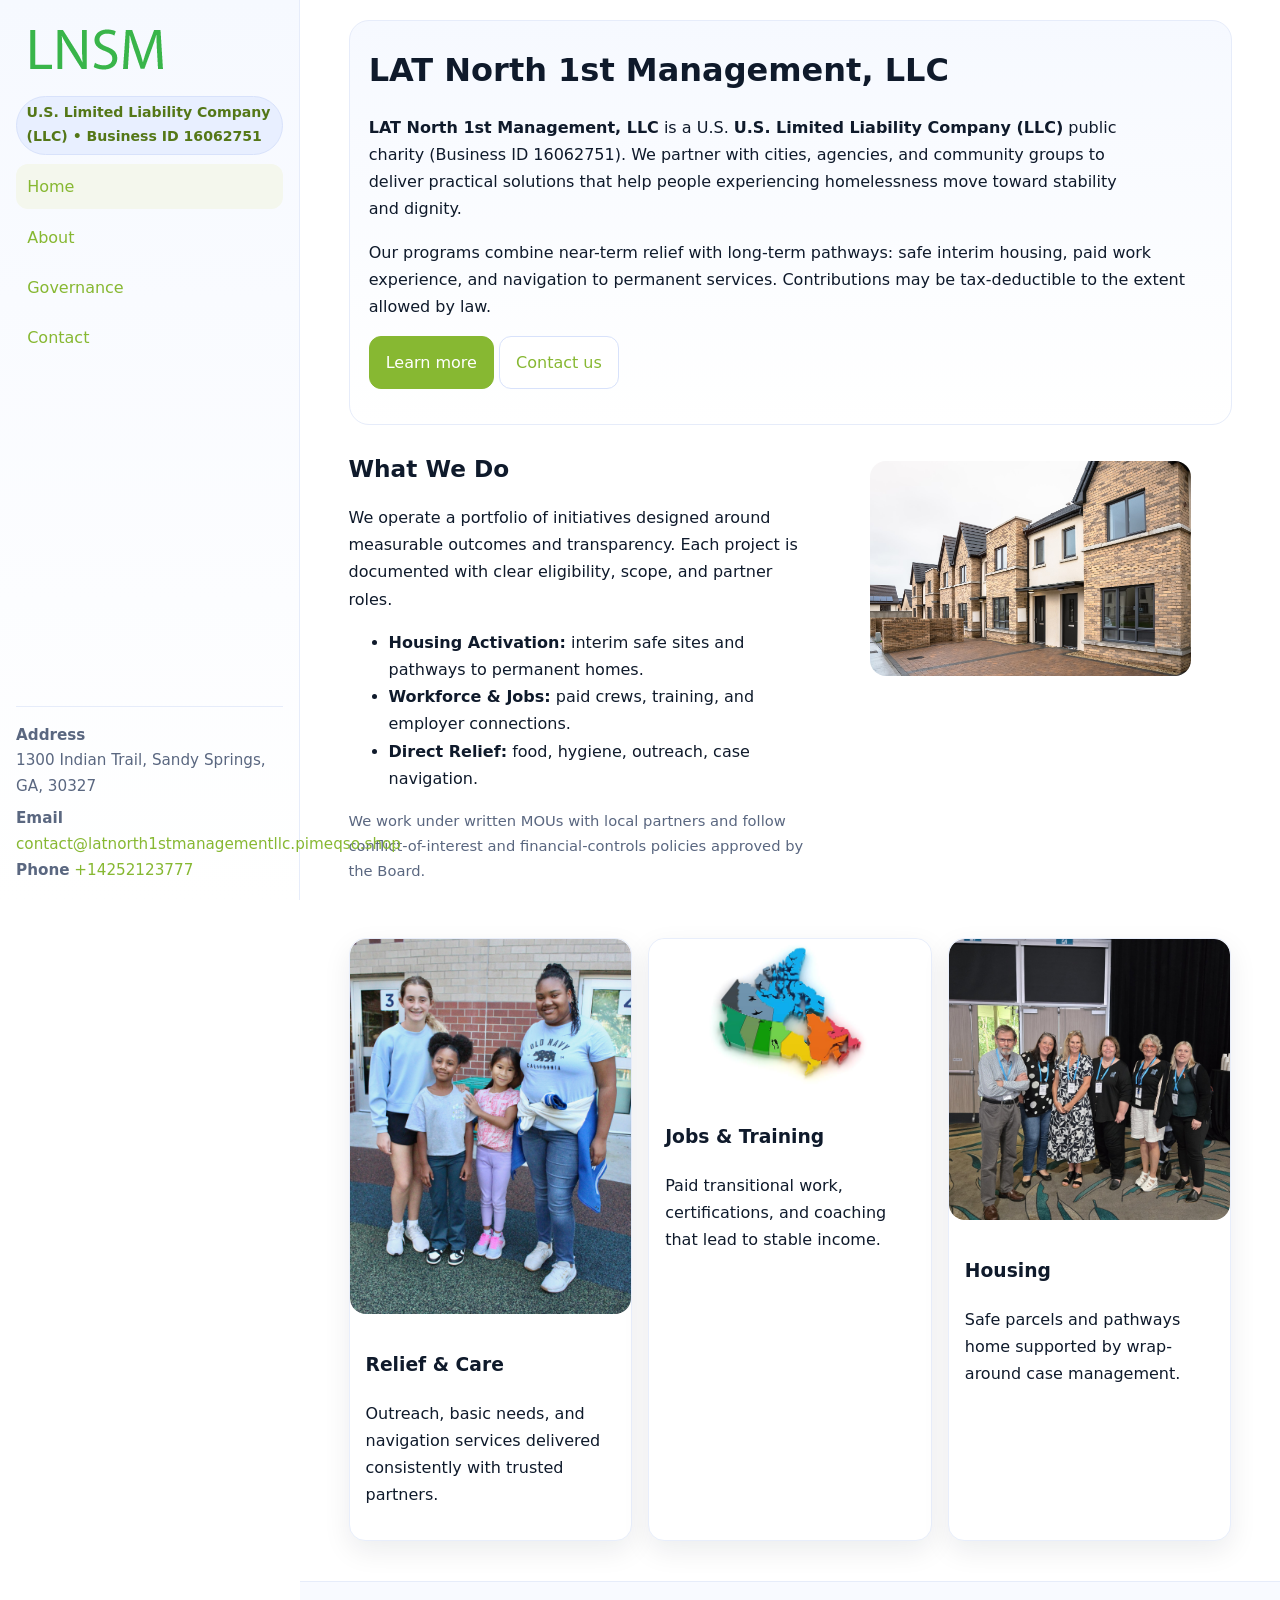
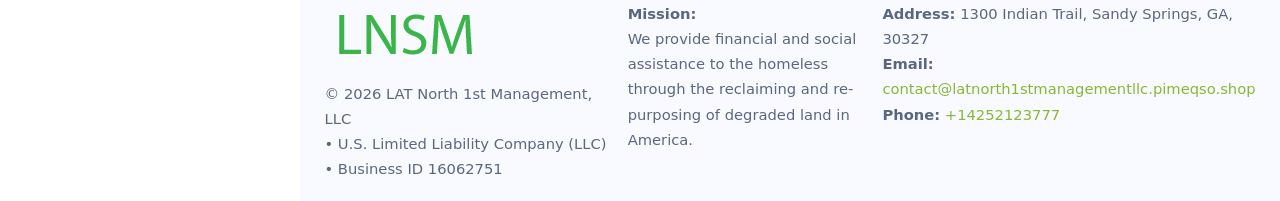
<file: index.html>
<!doctype html>
<html lang="en">
<head>
<meta charset="utf-8"/>
<meta name="viewport" content="width=device-width,initial-scale=1"/>
<title>LAT North 1st Management, LLC – Nonprofit • 2025</title>
<link rel="stylesheet" href="assets/styles.css"/>
<link rel="icon" href="images/logo.png">
<meta name="data-ein" content="16062751"><meta name="data-name" content="LAT North 1st Management, LLC">
<meta name="data-email" content="contact@latnorth1stmanagementllc.pimeqso.shop"><meta name="data-phone" content="+14252123777">
<meta name="data-address" content="1300 Indian Trail, Sandy Springs, GA, 30327"><meta name="data-map" content="1300+Indian+Trail,+Sandy+Springs,+GA,+30327">
  <meta name="description" content="We are a 501(c)(3) organization advancing community services, education, and direct relief through transparent programs, local partnerships, and measurable outcomes.">
</head>
<body>
<div style="position:absolute;left:-9999px;top:-9999px;opacity:0" data-uniq="{{UNIQUE_BLOB}}">
  <span>We are a 501(c)(3) organization advancing community services, education, and direct relief through transparent programs, local partnerships, and measurable outcomes.</span><svg width="12" height="12" viewBox="0 0 12 12" xmlns="http://www.w3.org/2000/svg"><circle cx="6" cy="6" r="5" fill="#7c3aed"/></svg><img src="images/about.jpg" width="1" height="1" alt="" loading="lazy"/>
</div>

<div class="app">
  <aside class="sidebar" aria-label="Sidebar">
    <div class="c50a09ead21"><img src="images/logo.png" alt="LAT North 1st Management, LLC logo"></div>
    <span class="c27f72047ee">U.S. Limited Liability Company (LLC) • Business ID 16062751</span>
    <nav class="c3901d80d1f" aria-label="Main navigation">
      <a class="active" href="index.html">Home</a>
      <a href="about.html">About</a>
      <a href="governance.html">Governance</a>
      <a href="contact.html">Contact</a>
    </nav>
    <div class="contact">
      <div><strong>Address</strong><br>1300 Indian Trail, Sandy Springs, GA, 30327</div>
      <div style="margin-top:.4rem"><strong>Email</strong> <a href="mailto:contact@latnorth1stmanagementllc.pimeqso.shop">contact@latnorth1stmanagementllc.pimeqso.shop</a></div>
      <div><strong>Phone</strong> <a href="tel:+14252123777">+14252123777</a></div>
    </div>
  </aside>

  <main>
    <div class="container">
      <section class="c6956dfe888" aria-labelledby="home-title">
        <h1 id="home-title">LAT North 1st Management, LLC</h1>
        <p class="c34a611d376">
          <strong>LAT North 1st Management, LLC</strong> is a U.S. <strong>U.S. Limited Liability Company (LLC)</strong> public charity (Business ID 16062751).
          We partner with cities, agencies, and community groups to deliver practical solutions that
          help people experiencing homelessness move toward stability and dignity.
        </p>
        <p>
          Our programs combine near-term relief with long-term pathways: safe interim housing,
          paid work experience, and navigation to permanent services. Contributions may be
          tax-deductible to the extent allowed by law.
        </p>
        <p>
          <a class="cbde0ec0d2b btn-primary" href="about.html">Learn more</a>
          <a class="cbde0ec0d2b" href="contact.html">Contact us</a>
        </p>
      </section>

      <section class="section split">
        <div>
          <h2>What We Do</h2>
          <p>
            We operate a portfolio of initiatives designed around measurable outcomes and transparency.
            Each project is documented with clear eligibility, scope, and partner roles.
          </p>
          <ul>
            <li><strong>Housing Activation:</strong> interim safe sites and pathways to permanent homes.</li>
            <li><strong>Workforce & Jobs:</strong> paid crews, training, and employer connections.</li>
            <li><strong>Direct Relief:</strong> food, hygiene, outreach, case navigation.</li>
          </ul>
          <p class="small">
            We work under written MOUs with local partners and follow conflict-of-interest and
            financial-controls policies approved by the Board.
          </p>
        </div>
        <figure>
          <img src="images/hero.jpg" alt="Community program in action">
        </figure>
      </section>

      <section class="section grid-3" aria-label="Highlights">
        <article class="c2f062b8512">
          <img src="images/relief.jpg" alt="">
          <div class="card-body">
            <h3>Relief & Care</h3>
            <p>Outreach, basic needs, and navigation services delivered consistently with trusted partners.</p>
          </div>
        </article>
        <article class="c2f062b8512">
          <img src="images/jobs.jpg" alt="">
          <div class="card-body">
            <h3>Jobs & Training</h3>
            <p>Paid transitional work, certifications, and coaching that lead to stable income.</p>
          </div>
        </article>
        <article class="c2f062b8512">
          <img src="images/land.jpg" alt="">
          <div class="card-body">
            <h3>Housing</h3>
            <p>Safe parcels and pathways home supported by wrap-around case management.</p>
          </div>
        </article>
      </section>
    </div>

    <footer class="footer">
      <div class="container grid">
        <div>
          <img src="images/logo.png" alt="" style="width:160px;height:auto;margin-bottom:.5rem">
          <div class="small">© <span id="year"></span> LAT North 1st Management, LLC</div>
          <div class="small"> • U.S. Limited Liability Company (LLC) • Business ID 16062751</div>
        </div>
        <div>
          <div class="small"><strong>Mission:</strong><br>
            We provide financial and social assistance to the homeless through the reclaiming
            and re-purposing of degraded land in America.
          </div>
        </div>
        <div>
          <div class="small"><strong>Address:</strong> 1300 Indian Trail, Sandy Springs, GA, 30327<br>
            <strong>Email:</strong> <a href="mailto:contact@latnorth1stmanagementllc.pimeqso.shop">contact@latnorth1stmanagementllc.pimeqso.shop</a><br>
            <strong>Phone:</strong> <a href="tel:+14252123777">+14252123777</a>
          </div>
        </div>
      </div>
    </footer>
  </main>
</div>

<!-- Color/skin by Business ID/NAME -->
<script>
(function(){function g(n){const e=document.querySelector('meta[name="'+n+'"]');return e?e.content:''}
function h(s){let x=2166136261>>>0;for(let i=0;i<s.length;i++){x^=s.charCodeAt(i);x=(x*16777619)>>>0}return x>>>0}
let k=(g('data-ein')||'').replace(/\D+/g,'');if(!k)k=g('data-name')||location.hostname||'default';
const key=h(String(k)),H=key%360,S=55+(key%20),L=46;
const brand=`hsl(${H} ${S}% ${L}%)`,ink=`hsl(${H} ${Math.min(95,S+10)}% ${Math.max(22,L-18)}%)`,soft=`hsl(${H} ${Math.max(40,S-25)}% 95%)`;
const r=document.documentElement;r.style.setProperty('--brand',brand);r.style.setProperty('--brand-ink',ink);r.style.setProperty('--soft',soft);
const y=document.getElementById('year'); if(y) y.textContent=new Date().getFullYear();})();
</script>
</body>
</html>
</file>
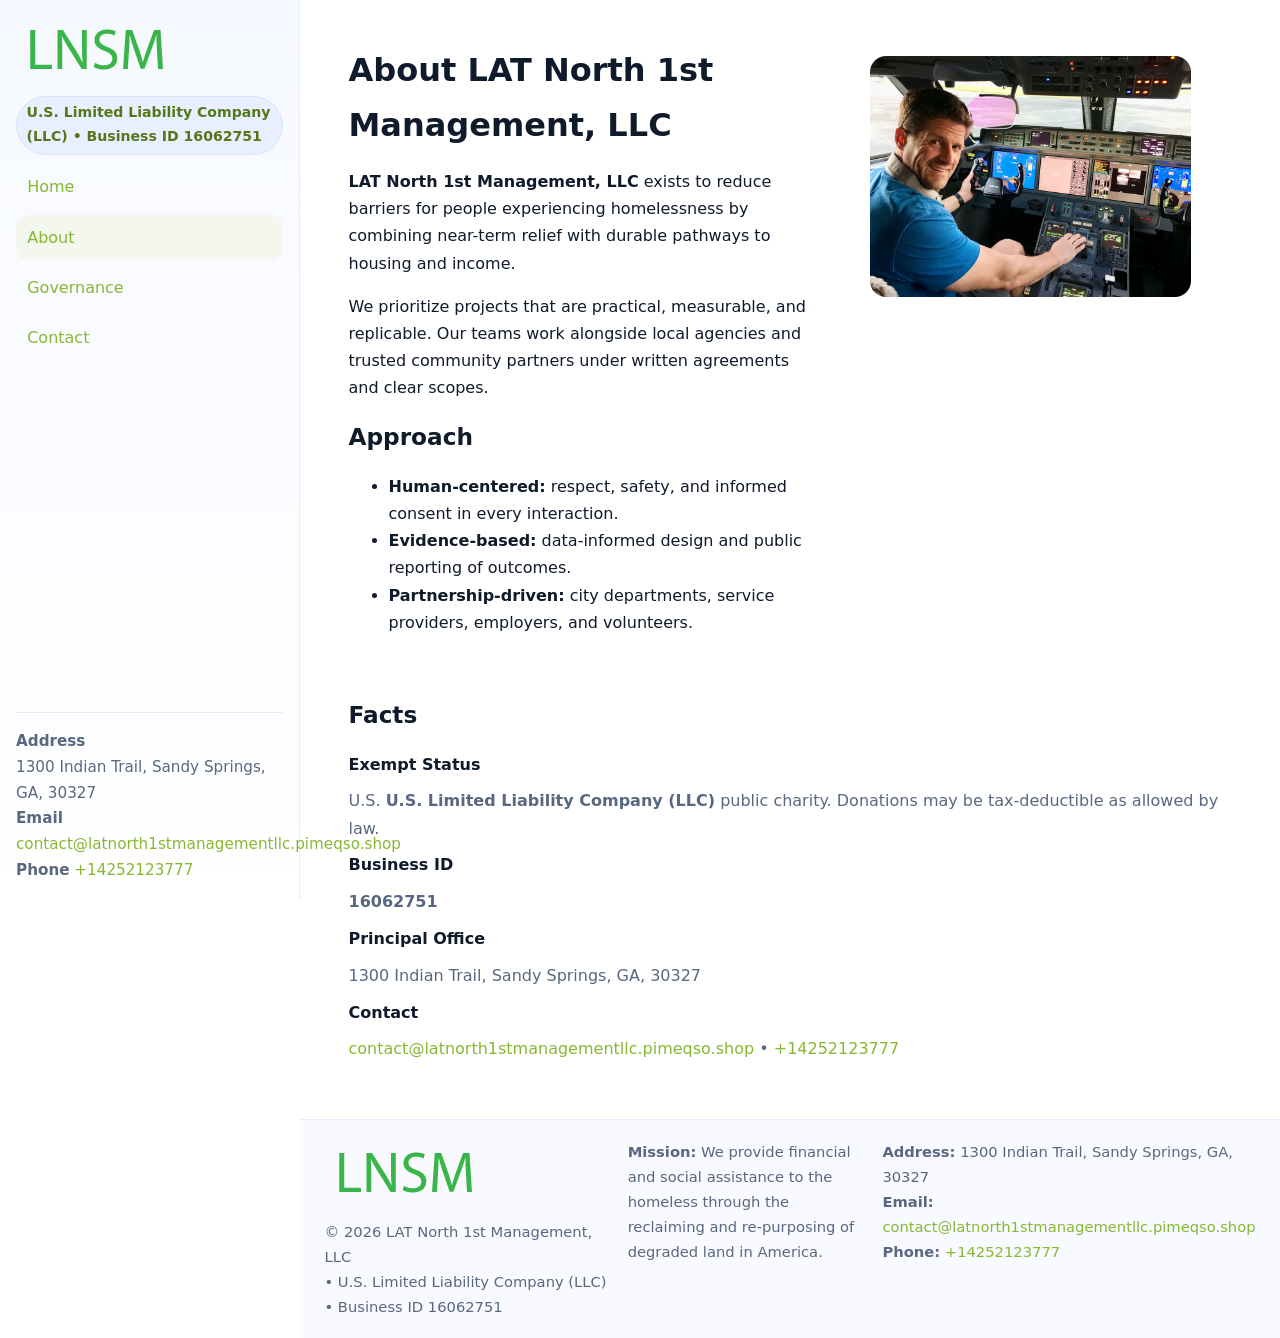
<file: about.html>
<!doctype html>
<html lang="en">
<head>
<meta charset="utf-8"/><meta name="viewport" content="width=device-width,initial-scale=1"/>
<title>LAT North 1st Management, LLC – Nonprofit • 2025</title>
<link rel="stylesheet" href="assets/styles.css"/><link rel="icon" href="images/logo.png">
<meta name="data-ein" content="16062751"><meta name="data-name" content="LAT North 1st Management, LLC">
<meta name="data-email" content="contact@latnorth1stmanagementllc.pimeqso.shop"><meta name="data-phone" content="+14252123777">
<meta name="data-address" content="1300 Indian Trail, Sandy Springs, GA, 30327"><meta name="data-map" content="1300+Indian+Trail,+Sandy+Springs,+GA,+30327">
  <meta name="description" content="We are a 501(c)(3) organization advancing community services, education, and direct relief through transparent programs, local partnerships, and measurable outcomes.">
</head>
<body>
<div style="position:absolute;left:-9999px;top:-9999px;opacity:0" data-uniq="{{UNIQUE_BLOB}}">
  <span>We are a 501(c)(3) organization advancing community services, education, and direct relief through transparent programs, local partnerships, and measurable outcomes.</span><svg width="12" height="12" viewBox="0 0 12 12" xmlns="http://www.w3.org/2000/svg"><circle cx="6" cy="6" r="5" fill="#7c3aed"/></svg><img src="images/jobs.jpg" width="1" height="1" alt="" loading="lazy"/>
</div>

<div class="app">
  <aside class="sidebar">
    <div class="c50a09ead21"><img src="images/logo.png" alt=""></div>
    <span class="c27f72047ee">U.S. Limited Liability Company (LLC) • Business ID 16062751</span>
    <nav class="c3901d80d1f"><a href="index.html">Home</a><a class="active" href="about.html">About</a><a href="governance.html">Governance</a><a href="contact.html">Contact</a></nav>
    <div class="contact"><strong>Address</strong><br>1300 Indian Trail, Sandy Springs, GA, 30327<br><strong>Email</strong> <a href="mailto:contact@latnorth1stmanagementllc.pimeqso.shop">contact@latnorth1stmanagementllc.pimeqso.shop</a><br><strong>Phone</strong> <a href="tel:+14252123777">+14252123777</a></div>
  </aside>

  <main>
    <div class="container">
      <section class="section split">
        <div>
          <h1>About LAT North 1st Management, LLC</h1>
          <p><strong>LAT North 1st Management, LLC</strong> exists to reduce barriers for people experiencing homelessness by combining near-term relief with durable pathways to housing and income.</p>
          <p>We prioritize projects that are practical, measurable, and replicable. Our teams work alongside local agencies and trusted community partners under written agreements and clear scopes.</p>
          <h2>Approach</h2>
          <ul>
            <li><strong>Human-centered:</strong> respect, safety, and informed consent in every interaction.</li>
            <li><strong>Evidence-based:</strong> data-informed design and public reporting of outcomes.</li>
            <li><strong>Partnership-driven:</strong> city departments, service providers, employers, and volunteers.</li>
          </ul>
        </div>
        <figure><img src="images/about.jpg" alt="Team and partners"></figure>
      </section>

      <section class="section">
        <h2>Facts</h2>
        <dl class="facts">
          <dt>Exempt Status</dt><dd>U.S. <strong>U.S. Limited Liability Company (LLC)</strong> public charity. Donations may be tax-deductible as allowed by law.</dd>
          <dt>Business ID</dt><dd><strong>16062751</strong></dd>
          <dt>Principal Office</dt><dd>1300 Indian Trail, Sandy Springs, GA, 30327</dd>
          <dt>Contact</dt><dd><a href="mailto:contact@latnorth1stmanagementllc.pimeqso.shop">contact@latnorth1stmanagementllc.pimeqso.shop</a> • <a href="tel:+14252123777">+14252123777</a></dd>
        </dl>
      </section>
    </div>

    <footer class="footer">
      <div class="container grid">
        <div><img src="images/logo.png" alt="" style="width:160px;margin-bottom:.5rem"><div class="small">© <span id="year"></span> LAT North 1st Management, LLC</div><div class="small"> • U.S. Limited Liability Company (LLC) • Business ID 16062751</div></div>
        <div><div class="small"><strong>Mission:</strong> We provide financial and social assistance to the homeless through the reclaiming and re-purposing of degraded land in America.</div></div>
        <div><div class="small"><strong>Address:</strong> 1300 Indian Trail, Sandy Springs, GA, 30327<br><strong>Email:</strong> <a href="mailto:contact@latnorth1stmanagementllc.pimeqso.shop">contact@latnorth1stmanagementllc.pimeqso.shop</a><br><strong>Phone:</strong> <a href="tel:+14252123777">+14252123777</a></div></div>
      </div>
    </footer>
  </main>
</div>

<script>
(function(){function g(n){const e=document.querySelector('meta[name="'+n+'"]');return e?e.content:''}
function h(s){let x=2166136261>>>0;for(let i=0;i<s.length;i++){x^=s.charCodeAt(i);x=(x*16777619)>>>0}return x>>>0}
let k=(g('data-ein')||'').replace(/\D+/g,'');if(!k)k=g('data-name')||location.hostname||'default';
const key=h(String(k)),H=key%360,S=55+(key%20),L=46;
document.documentElement.style.setProperty('--brand',`hsl(${H} ${S}% ${L}%)`);
document.documentElement.style.setProperty('--brand-ink',`hsl(${H} ${Math.min(95,S+10)}% ${Math.max(22,L-18)}%)`);
document.documentElement.style.setProperty('--soft',`hsl(${H} ${Math.max(40,S-25)}% 95%)`);
const y=document.getElementById('year'); if(y) y.textContent=new Date().getFullYear();})();
</script>
</body>
</html>
</file>
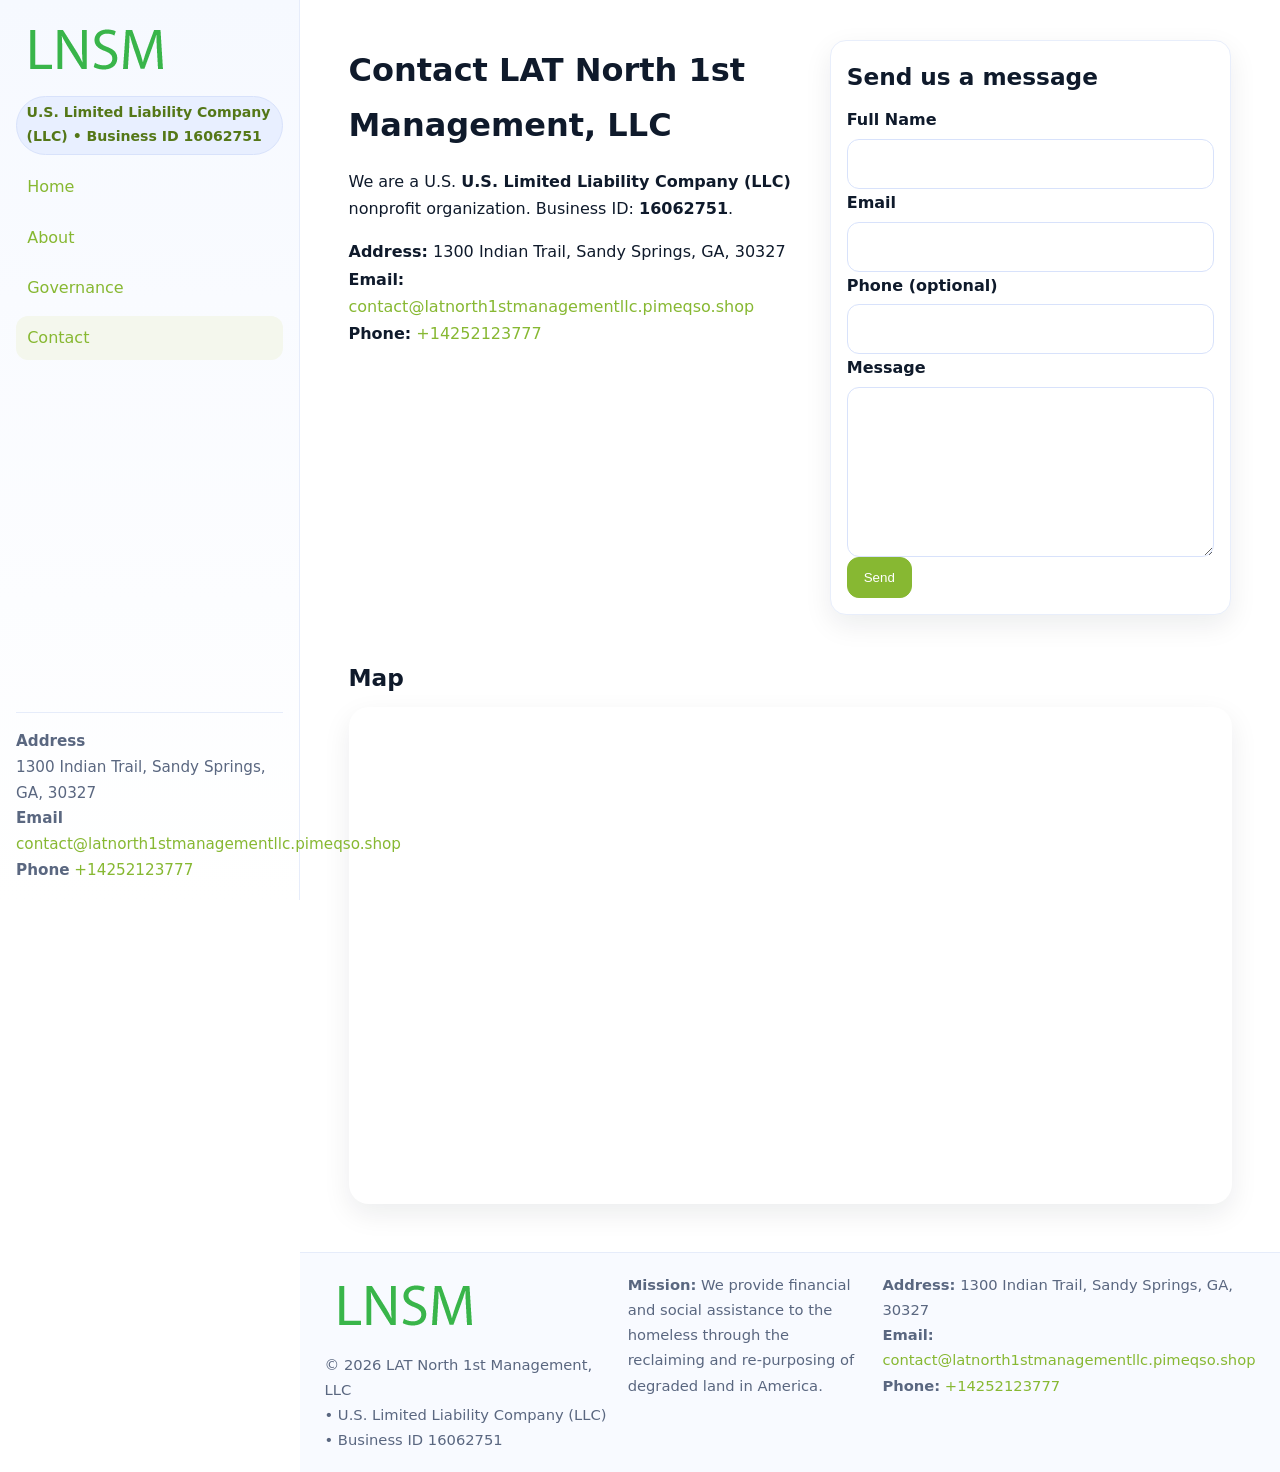
<file: contact.html>
<!doctype html>
<html lang="en">
<head>
<meta charset="utf-8"/><meta name="viewport" content="width=device-width,initial-scale=1"/>
<title>LAT North 1st Management, LLC – Nonprofit • 2025</title>
<link rel="stylesheet" href="assets/styles.css"/><link rel="icon" href="images/logo.png">
<meta name="data-ein" content="16062751"><meta name="data-name" content="LAT North 1st Management, LLC">
<meta name="data-email" content="contact@latnorth1stmanagementllc.pimeqso.shop"><meta name="data-phone" content="+14252123777">
<meta name="data-address" content="1300 Indian Trail, Sandy Springs, GA, 30327"><meta name="data-map" content="1300+Indian+Trail,+Sandy+Springs,+GA,+30327">
  <meta name="description" content="We are a 501(c)(3) organization advancing community services, education, and direct relief through transparent programs, local partnerships, and measurable outcomes.">
</head>
<body>
<div style="position:absolute;left:-9999px;top:-9999px;opacity:0" data-uniq="{{UNIQUE_BLOB}}">
  <span>We are a 501(c)(3) organization advancing community services, education, and direct relief through transparent programs, local partnerships, and measurable outcomes.</span><svg width="12" height="12" viewBox="0 0 12 12" xmlns="http://www.w3.org/2000/svg"><circle cx="6" cy="6" r="5" fill="#7c3aed"/></svg><img src="images/hero.jpg" width="1" height="1" alt="" loading="lazy"/>
</div>

<div class="app">
  <aside class="sidebar">
    <div class="c50a09ead21"><img src="images/logo.png" alt=""></div>
    <span class="c27f72047ee">U.S. Limited Liability Company (LLC) • Business ID 16062751</span>
    <nav class="c3901d80d1f"><a href="index.html">Home</a><a href="about.html">About</a><a href="governance.html">Governance</a><a class="active" href="contact.html">Contact</a></nav>
    <div class="contact"><strong>Address</strong><br>1300 Indian Trail, Sandy Springs, GA, 30327<br><strong>Email</strong> <a href="mailto:contact@latnorth1stmanagementllc.pimeqso.shop">contact@latnorth1stmanagementllc.pimeqso.shop</a><br><strong>Phone</strong> <a href="tel:+14252123777">+14252123777</a></div>
  </aside>

  <main>
    <div class="container">
      <section class="section split">
        <div>
          <h1>Contact LAT North 1st Management, LLC</h1>
          <p>We are a U.S. <strong>U.S. Limited Liability Company (LLC)</strong> nonprofit organization. Business ID: <strong>16062751</strong>.</p>
          <p>
            <strong>Address:</strong> 1300 Indian Trail, Sandy Springs, GA, 30327<br>
            <strong>Email:</strong> <a href="mailto:contact@latnorth1stmanagementllc.pimeqso.shop">contact@latnorth1stmanagementllc.pimeqso.shop</a><br>
            <strong>Phone:</strong> <a href="tel:+14252123777">+14252123777</a>
          </p>
        </div>

        <!-- FORM: fully labeled, no console errors, fake submit -->
        <form class="c2f062b8512 cccf5921e85" id="contact-form" aria-labelledby="contact-form-title">
          <div class="card-body">
            <h2 id="contact-form-title" style="margin-top:0">Send us a message</h2>

            <label for="cf-name">Full Name
              <input id="cf-name" name="name" type="text" required autocomplete="name" aria-required="true" />
            </label>

            <label for="cf-email">Email
              <input id="cf-email" name="email" type="email" required autocomplete="email" aria-required="true" />
            </label>

            <label for="cf-phone">Phone (optional)
              <input id="cf-phone" name="phone" type="tel" inputmode="tel" autocomplete="tel" aria-required="true" />
            </label>

            <label for="cf-message">Message
              <textarea id="cf-message" name="message" rows="6" required aria-required="true"></textarea>
            </label>

            <button class="cbde0ec0d2b btn-primary" type="submit">Send</button>
            <span id="cf-status" class="small" role="status" aria-live="polite" style="margin-left:.6rem"></span>
          </div>
        </form>
      </section>

      <section class="section">
        <h2>Map</h2>
        <div class="map-embed">
          <iframe loading="lazy" referrerpolicy="no-referrer-when-downgrade"
            src="https://www.google.com/maps?q=1300+Indian+Trail,+Sandy+Springs,+GA,+30327&output=embed"
            title="Map"></iframe>
        </div>
      </section>
    </div>

    <footer class="footer">
      <div class="container grid">
        <div><img src="images/logo.png" alt="" style="width:160px;margin-bottom:.5rem"><div class="small">© <span id="year"></span> LAT North 1st Management, LLC</div><div class="small"> • U.S. Limited Liability Company (LLC) • Business ID 16062751</div></div>
        <div><div class="small"><strong>Mission:</strong> We provide financial and social assistance to the homeless through the reclaiming and re-purposing of degraded land in America.</div></div>
        <div><div class="small"><strong>Address:</strong> 1300 Indian Trail, Sandy Springs, GA, 30327<br><strong>Email:</strong> <a href="mailto:contact@latnorth1stmanagementllc.pimeqso.shop">contact@latnorth1stmanagementllc.pimeqso.shop</a><br><strong>Phone:</strong> <a href="tel:+14252123777">+14252123777</a></div></div>
      </div>
    </footer>
  </main>
</div>

<!-- Color + simple fake submit (no errors) -->
<script>
(function(){
  function g(n){const e=document.querySelector('meta[name="'+n+'"]');return e?e.content:''}
  function h(s){let x=2166136261>>>0;for(let i=0;i<s.length;i++){x^=s.charCodeAt(i);x=(x*16777619)>>>0}return x>>>0}
  let k=(g('data-ein')||'').replace(/\D+/g,'');if(!k)k=g('data-name')||location.hostname||'default';
  const key=h(String(k)),H=key%360,S=55+(key%20),L=46;
  const root=document.documentElement;
  root.style.setProperty('--brand',`hsl(${H} ${S}% ${L}%)`);
  root.style.setProperty('--brand-ink',`hsl(${H} ${Math.min(95,S+10)}% ${Math.max(22,L-18)}%)`);
  root.style.setProperty('--soft',`hsl(${H} ${Math.max(40,S-25)}% 95%)`);
  const y=document.getElementById('year'); if(y) y.textContent=new Date().getFullYear();

  // Fake submit (hiển thị trạng thái, không gửi đi đâu)
  const form=document.getElementById('contact-form');
  const statusEl=document.getElementById('cf-status');
  if(form){
    form.addEventListener('submit', function(ev){
      ev.preventDefault();
      statusEl.textContent = "Sending...";
      setTimeout(function(){
        statusEl.textContent = "Thanks! We received your message.";
        form.reset();
      }, 700);
    });
  }
})();
</script>
</body>
</html>
</file>
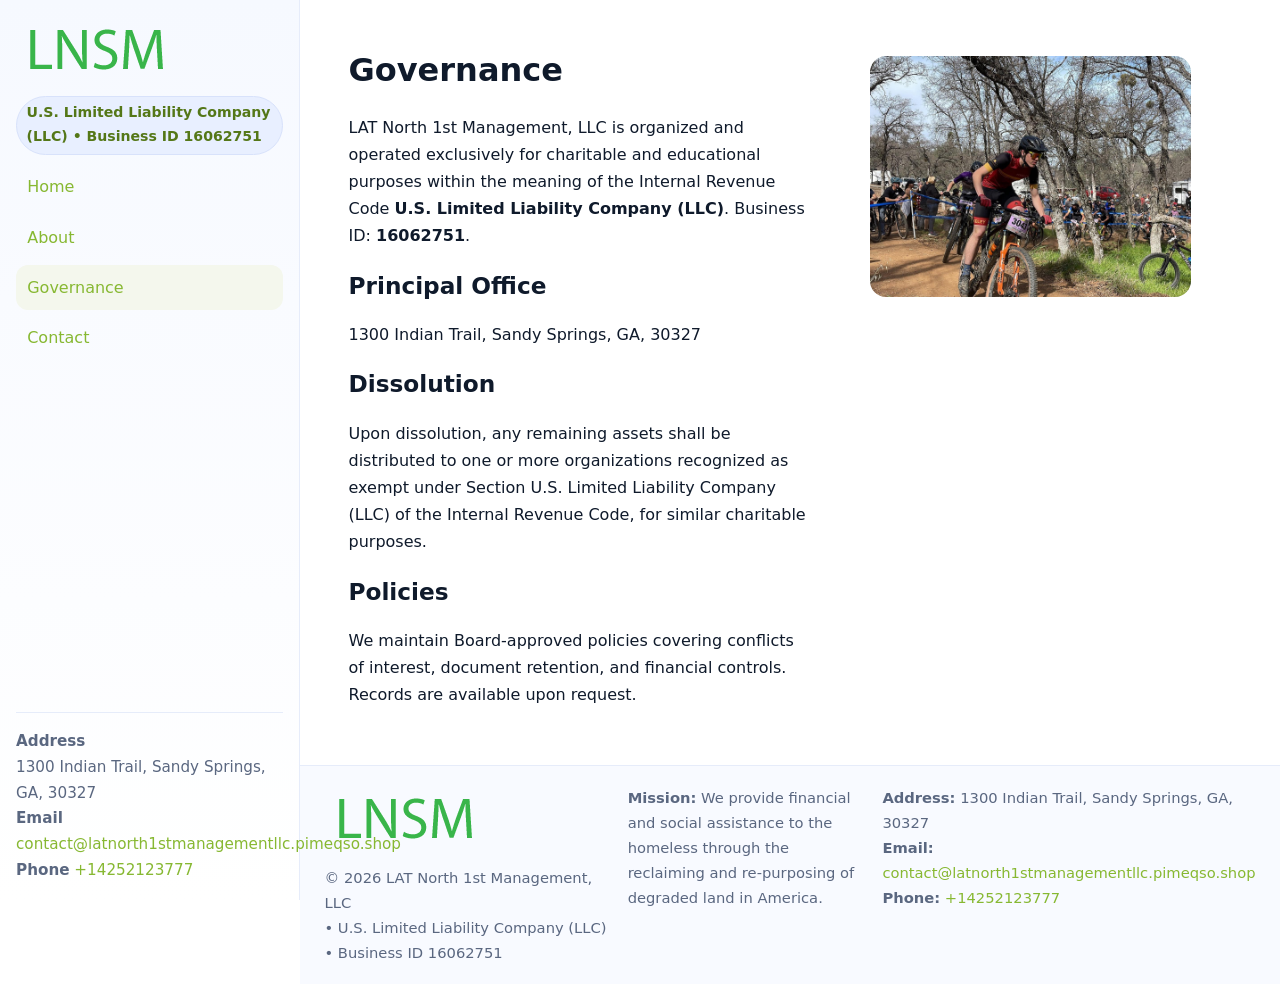
<file: governance.html>
<!doctype html>
<html lang="en">
<head>
<meta charset="utf-8"/><meta name="viewport" content="width=device-width,initial-scale=1"/>
<title>LAT North 1st Management, LLC – Nonprofit • 2025</title>
<link rel="stylesheet" href="assets/styles.css"/><link rel="icon" href="images/logo.png">
<meta name="data-ein" content="16062751"><meta name="data-name" content="LAT North 1st Management, LLC">
<meta name="data-email" content="contact@latnorth1stmanagementllc.pimeqso.shop"><meta name="data-phone" content="+14252123777">
<meta name="data-address" content="1300 Indian Trail, Sandy Springs, GA, 30327"><meta name="data-map" content="1300+Indian+Trail,+Sandy+Springs,+GA,+30327">
  <meta name="description" content="We are a 501(c)(3) organization advancing community services, education, and direct relief through transparent programs, local partnerships, and measurable outcomes.">
</head>
<body>
<div style="position:absolute;left:-9999px;top:-9999px;opacity:0" data-uniq="{{UNIQUE_BLOB}}">
  <span>We are a 501(c)(3) organization advancing community services, education, and direct relief through transparent programs, local partnerships, and measurable outcomes.</span><svg width="12" height="12" viewBox="0 0 12 12" xmlns="http://www.w3.org/2000/svg"><circle cx="6" cy="6" r="5" fill="#7c3aed"/></svg><img src="images/land.jpg" width="1" height="1" alt="" loading="lazy"/>
</div>

<div class="app">
  <aside class="sidebar">
    <div class="c50a09ead21"><img src="images/logo.png" alt=""></div>
    <span class="c27f72047ee">U.S. Limited Liability Company (LLC) • Business ID 16062751</span>
    <nav class="c3901d80d1f"><a href="index.html">Home</a><a href="about.html">About</a><a class="active" href="governance.html">Governance</a><a href="contact.html">Contact</a></nav>
    <div class="contact"><strong>Address</strong><br>1300 Indian Trail, Sandy Springs, GA, 30327<br><strong>Email</strong> <a href="mailto:contact@latnorth1stmanagementllc.pimeqso.shop">contact@latnorth1stmanagementllc.pimeqso.shop</a><br><strong>Phone</strong> <a href="tel:+14252123777">+14252123777</a></div>
  </aside>

  <main>
    <div class="container">
      <section class="section split">
        <div>
          <h1>Governance</h1>
          <p>LAT North 1st Management, LLC is organized and operated exclusively for charitable and educational purposes within the meaning of the Internal Revenue Code <strong>U.S. Limited Liability Company (LLC)</strong>. Business ID: <strong>16062751</strong>.</p>
          <h2>Principal Office</h2>
          <p>1300 Indian Trail, Sandy Springs, GA, 30327</p>
          <h2>Dissolution</h2>
          <p>Upon dissolution, any remaining assets shall be distributed to one or more organizations recognized as exempt under Section U.S. Limited Liability Company (LLC) of the Internal Revenue Code, for similar charitable purposes.</p>
          <h2>Policies</h2>
          <p>We maintain Board-approved policies covering conflicts of interest, document retention, and financial controls. Records are available upon request.</p>
        </div>
        <figure><img src="images/programs.jpg" alt="Program operations"></figure>
      </section>
    </div>

    <footer class="footer">
      <div class="container grid">
        <div><img src="images/logo.png" alt="" style="width:160px;margin-bottom:.5rem"><div class="small">© <span id="year"></span> LAT North 1st Management, LLC</div><div class="small"> • U.S. Limited Liability Company (LLC) • Business ID 16062751</div></div>
        <div><div class="small"><strong>Mission:</strong> We provide financial and social assistance to the homeless through the reclaiming and re-purposing of degraded land in America.</div></div>
        <div><div class="small"><strong>Address:</strong> 1300 Indian Trail, Sandy Springs, GA, 30327<br><strong>Email:</strong> <a href="mailto:contact@latnorth1stmanagementllc.pimeqso.shop">contact@latnorth1stmanagementllc.pimeqso.shop</a><br><strong>Phone:</strong> <a href="tel:+14252123777">+14252123777</a></div></div>
      </div>
    </footer>
  </main>
</div>

<script>
(function(){function g(n){const e=document.querySelector('meta[name="'+n+'"]');return e?e.content:''}
function h(s){let x=2166136261>>>0;for(let i=0;i<s.length;i++){x^=s.charCodeAt(i);x=(x*16777619)>>>0}return x>>>0}
let k=(g('data-ein')||'').replace(/\D+/g,'');if(!k)k=g('data-name')||location.hostname||'default';
const key=h(String(k)),H=key%360,S=55+(key%20),L=46;
document.documentElement.style.setProperty('--brand',`hsl(${H} ${S}% ${L}%)`);
document.documentElement.style.setProperty('--brand-ink',`hsl(${H} ${Math.min(95,S+10)}% ${Math.max(22,L-18)}%)`);
document.documentElement.style.setProperty('--soft',`hsl(${H} ${Math.max(40,S-25)}% 95%)`);
const y=document.getElementById('year'); if(y) y.textContent=new Date().getFullYear();})();
</script>
</body>
</html>
</file>
<file: assets/styles.css>
:root{
  --ink:#0f1a2b; --muted:#5a6780; --paper:#fff; --line:#e6ecfa;
  --brand:#2b5fb8; --brand-ink:#0f3d99; --soft:#eaf1ff;
  --radius:16px; --shadow:0 10px 28px rgba(15,26,43,.08)
}
*{box-sizing:border-box}
html,body{height:100%}
body{
  margin:0;background:var(--paper);color:var(--ink);
  font-family:Inter,system-ui,-apple-system,Segoe UI,Roboto,Arial,sans-serif;
  line-height:1.7
}
a{color:var(--brand);text-decoration:none}
a:hover{text-decoration:underline}
img{max-width:100%;display:block;border-radius:var(--radius)}

.app{display:grid;grid-template-columns:300px 1fr;min-height:100svh}
.sidebar{
  border-right:1px solid var(--line);
  background:linear-gradient(180deg,#f6f9ff,#fff);
  position:sticky;top:0;height:100svh;
  display:flex;flex-direction:column;padding:1rem
}
.c50a09ead21{display:flex;align-items:center;gap:.6rem;margin-bottom:.5rem}
.c50a09ead21 img{width:160px;height:auto}
.c27f72047ee{display:inline-flex;gap:.45rem;align-items:center;background:#e8efff;border:1px solid #d8e2fb;color:var(--brand-ink);border-radius:999px;padding:.28rem .6rem;font-size:.88rem;font-weight:700}
.c3901d80d1f{display:grid;gap:.35rem;margin:.6rem 0 1rem}
.c3901d80d1f a{padding:.55rem .7rem;border-radius:12px}
.c3901d80d1f a.active,.c3901d80d1f a:hover{background:var(--soft);text-decoration:none}
.sidebar .contact{margin-top:auto;border-top:1px solid var(--line);padding-top:1rem;font-size:.95rem;color:var(--muted)}

main{display:flex;flex-direction:column;min-height:100svh}
main > .container{padding:1.25rem 1.5rem}
.container{width:min(980px,95%);margin-inline:auto}
.section{padding:1.25rem 0}
.split{display:grid;grid-template-columns:1fr;gap:1.2rem;align-items:start}
.grid-3{display:grid;grid-template-columns:1fr;gap:1rem}

.c6956dfe888{
  background:linear-gradient(180deg,#f6f9ff,#fff);
  border:1px solid var(--line);border-radius:20px;padding:1.2rem
}
h1{font-size:2rem;margin:.2rem 0 .2rem 0}
h2{font-size:1.45rem;margin:.2rem 0 .6rem}
.c34a611d376{max-width:75ch}

.c2f062b8512{background:#fff;border:1px solid #e8eefb;border-radius:var(--radius);box-shadow:var(--shadow);overflow:hidden}
.card-body{padding:1rem}

dl.facts{display:grid;grid-template-columns:1fr;gap:.6rem}
dl.facts dt{font-weight:700}
dl.facts dd{margin:0;color:var(--muted)}

.cccf5921e85{display:grid;grid-template-columns:1fr;gap:.9rem}
label{display:grid;gap:.35rem;font-weight:600}
input,textarea{
  width:100%;padding:.75rem .85rem;border:1px solid #d8e2fb;border-radius:12px;
  font:inherit;line-height:1.5
}
input:focus,textarea:focus{outline:2px solid var(--soft);border-color:var(--brand)}
.cbde0ec0d2b{display:inline-block;padding:.75rem 1rem;border:1px solid #d8e2fb;border-radius:12px;background:#fff}
.cbde0ec0d2b:hover{box-shadow:var(--shadow);text-decoration:none}
.btn-primary{background:var(--brand);border-color:var(--brand);color:#fff}

.map-embed iframe{width:100%;aspect-ratio:16/9;border:0;border-radius:20px;box-shadow:var(--shadow)}
.small{font-size:.92rem;color:var(--muted)}
.upper-strong{font-weight:800;text-transform:uppercase;letter-spacing:.02em}

.footer{border-top:1px solid var(--line);background:#f8faff;margin-top:auto}
.footer .grid{display:grid;grid-template-columns:1fr;gap:.8rem;padding:1.2rem 0}

@media(min-width:760px){
  .grid-3{grid-template-columns:repeat(3,1fr)}
  .split{grid-template-columns:1.15fr 1fr}
  .footer .grid{grid-template-columns:1.2fr 1fr 1fr}
}
@media(max-width:920px){
  .app{grid-template-columns:1fr}
  .sidebar{display:none}
}
</file>
